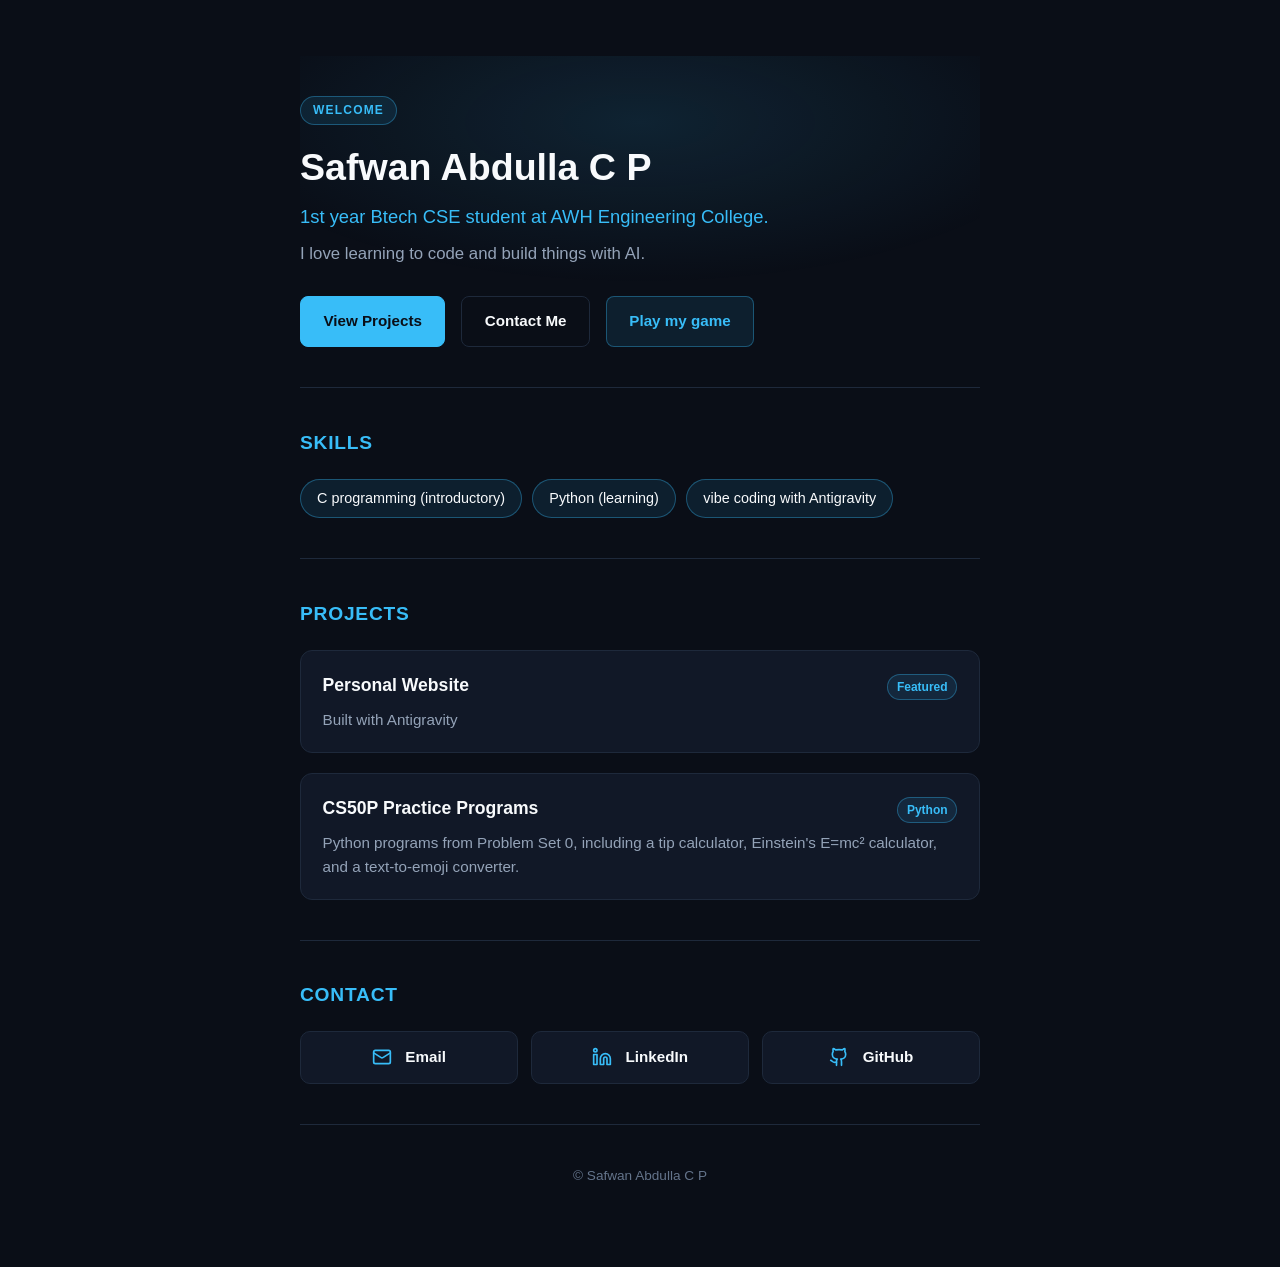
<file: index.html>
<!DOCTYPE html>
<html lang="en">
<head>
  <meta charset="UTF-8">
  <meta name="viewport" content="width=device-width, initial-scale=1.0">
  <title>Safwan Abdulla C P | Personal Website</title>
  <meta name="description" content="Personal website of Safwan Abdulla C P - 1st year Btech CSE student at AWH Engineering College.">
  <link rel="stylesheet" href="style.css">
</head>
<body>
  <div class="page-wrapper">
    <!-- Hero Section -->
    <header class="hero-section fade-in-section">
      <div class="hero-badge">Welcome</div>
      <h1 class="hero-name">Safwan Abdulla C P</h1>
      <p class="hero-tagline">1st year Btech CSE student at AWH Engineering College.</p>
      <p class="hero-bio">I love learning to code and build things with AI.</p>
      <div class="hero-actions">
        <a href="#projects" class="btn btn-primary">View Projects</a>
        <a href="#contact" class="btn btn-secondary">Contact Me</a>
        <a href="game.html" class="btn btn-game">Play my game</a>
      </div>
    </header>

    <main class="content-container">
      <!-- Skills Section -->
      <section class="section fade-in-section" id="skills">
        <h2 class="section-title">Skills</h2>
        <div class="skills-tags">
          <span class="skill-tag">C programming (introductory)</span>
          <span class="skill-tag">Python (learning)</span>
          <span class="skill-tag">vibe coding with Antigravity</span>
        </div>
      </section>

      <!-- Projects Section -->
      <section class="section fade-in-section" id="projects">
        <h2 class="section-title">Projects</h2>
        <div class="projects-grid">
          <article class="project-card">
            <div class="project-header">
              <h3 class="project-title">Personal Website</h3>
              <span class="project-accent">Featured</span>
            </div>
            <p class="project-desc">Built with Antigravity</p>
          </article>

          <article class="project-card">
            <div class="project-header">
              <h3 class="project-title">CS50P Practice Programs</h3>
              <span class="project-accent">Python</span>
            </div>
            <p class="project-desc">Python programs from Problem Set 0, including a tip calculator, Einstein's E=mc² calculator, and a text-to-emoji converter.</p>
          </article>
        </div>
      </section>

      <!-- Contact Section -->
      <section class="section fade-in-section" id="contact">
        <h2 class="section-title">Contact</h2>
        <div class="contact-buttons">
          <a href="mailto:sfwn28@gmail.com" class="btn-contact" aria-label="Send email to sfwn28@gmail.com">
            <svg class="contact-icon" xmlns="http://www.w3.org/2000/svg" width="20" height="20" viewBox="0 0 24 24" fill="none" stroke="currentColor" stroke-width="2" stroke-linecap="round" stroke-linejoin="round" aria-hidden="true">
              <rect width="20" height="16" x="2" y="4" rx="2"/>
              <path d="m22 7-8.97 5.7a1.94 1.94 0 0 1-2.06 0L2 7"/>
            </svg>
            <span>Email</span>
          </a>

          <a href="https://www.linkedin.com/in/safwan-abdulla-c-p-3a9ba5407" target="_blank" rel="noopener noreferrer" class="btn-contact" aria-label="Visit LinkedIn profile of Safwan Abdulla C P">
            <svg class="contact-icon" xmlns="http://www.w3.org/2000/svg" width="20" height="20" viewBox="0 0 24 24" fill="none" stroke="currentColor" stroke-width="2" stroke-linecap="round" stroke-linejoin="round" aria-hidden="true">
              <path d="M16 8a6 6 0 0 1 6 6v7h-4v-7a2 2 0 0 0-2-2 2 2 0 0 0-2 2v7h-4v-7a6 6 0 0 1 6-6z"/>
              <rect width="4" height="12" x="2" y="9"/>
              <circle cx="4" cy="4" r="2"/>
            </svg>
            <span>LinkedIn</span>
          </a>

          <a href="https://github.com/safwan-codess" target="_blank" rel="noopener noreferrer" class="btn-contact" aria-label="Visit GitHub profile of safwan-codess">
            <svg class="contact-icon" xmlns="http://www.w3.org/2000/svg" width="20" height="20" viewBox="0 0 24 24" fill="none" stroke="currentColor" stroke-width="2" stroke-linecap="round" stroke-linejoin="round" aria-hidden="true">
              <path d="M15 22v-4a4.8 4.8 0 0 0-1-3.5c3 0 6-2 6-5.5.08-1.25-.27-2.48-1-3.5.28-1.15.28-2.35 0-3.5 0 0-1 0-3 1.5-2.64-.5-5.36-.5-8 0C6 2 5 2 5 2c-.3 1.15-.3 2.35 0 3.5A5.403 5.403 0 0 0 4 9c0 3.5 3 5.5 6 5.5-.39.49-.68 1.05-.85 1.65-.17.6-.22 1.23-.15 1.85v4"/>
              <path d="M9 18c-4.51 2-5-2-7-2"/>
            </svg>
            <span>GitHub</span>
          </a>
        </div>
      </section>
    </main>

    <footer class="footer">
      <p>&copy; Safwan Abdulla C P</p>
    </footer>
  </div>

  <script src="script.js"></script>
</body>
</html>
</file>
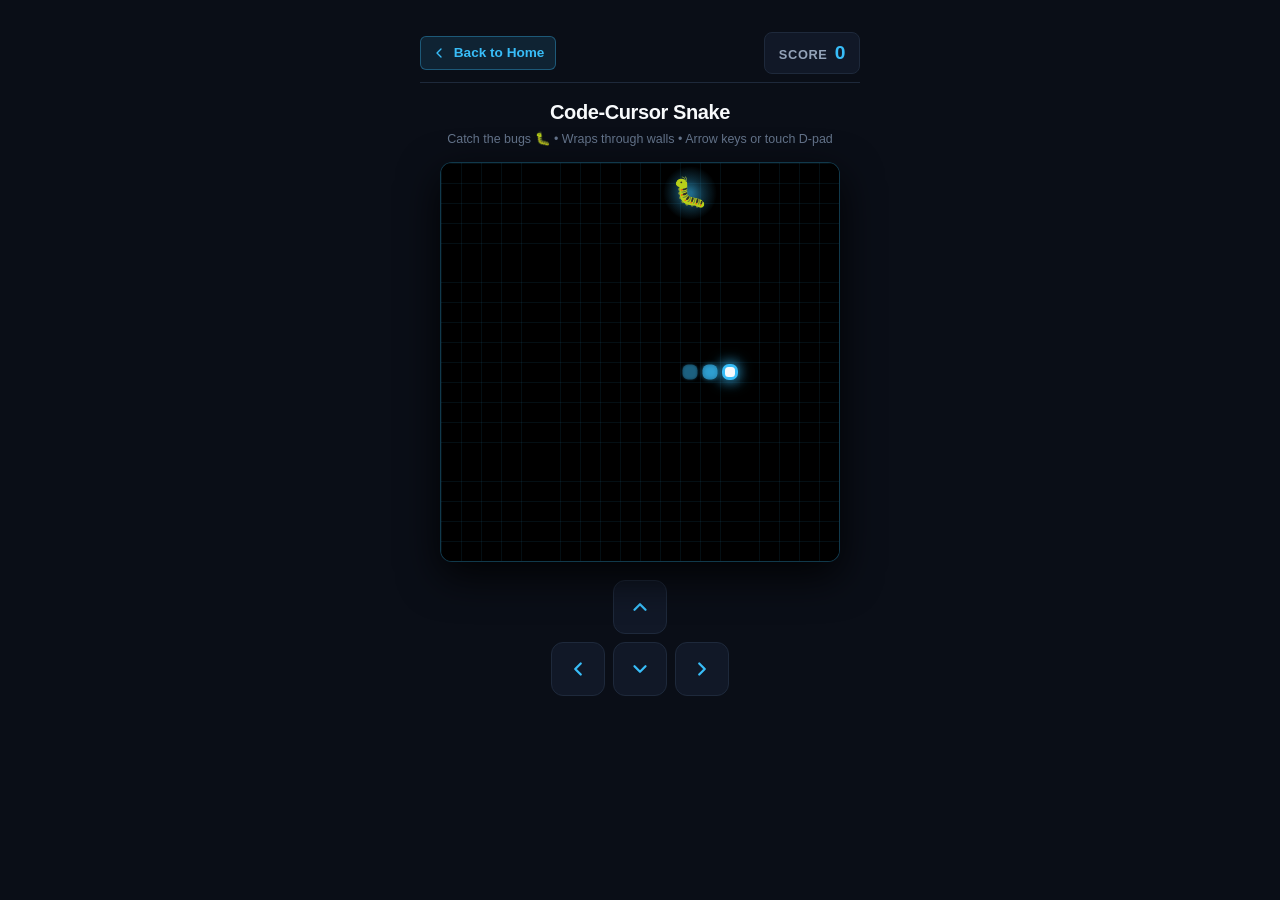
<file: game.html>
<!DOCTYPE html>
<html lang="en">
<head>
  <meta charset="UTF-8">
  <meta name="viewport" content="width=device-width, initial-scale=1.0, maximum-scale=1.0, user-scalable=no">
  <title>Snake // Code-Cursor Edition | Safwan Abdulla C P</title>
  <meta name="description" content="A glowing code-cursor snake game built with plain HTML, CSS, and JavaScript.">
  <link rel="stylesheet" href="game.css?v=2">
</head>
<body>
  <div class="game-container">
    <!-- Top Navigation / Header -->
    <header class="game-header">
      <a href="index.html" class="back-link">
        <svg xmlns="http://www.w3.org/2000/svg" width="16" height="16" viewBox="0 0 24 24" fill="none" stroke="currentColor" stroke-width="2" stroke-linecap="round" stroke-linejoin="round" aria-hidden="true">
          <path d="m15 18-6-6 6-6"/>
        </svg>
        <span>Back to Home</span>
      </a>
      <div class="score-board">
        <span class="score-label">Score</span>
        <span id="score" class="score-value">0</span>
      </div>
    </header>

    <!-- Game Title & Subtle Hint -->
    <div class="game-info">
      <h1 class="game-title">Code-Cursor Snake</h1>
      <p class="game-instructions">Catch the bugs 🐛 • Wraps through walls • Arrow keys or touch D-pad</p>
    </div>

    <!-- Canvas Play Area Wrapper -->
    <div class="canvas-wrapper" id="canvas-wrapper">
      <canvas id="game-canvas" width="400" height="400" aria-label="Snake game board"></canvas>

      <!-- Game Over / Victory Modal Overlay -->
      <div class="game-overlay" id="game-overlay" aria-hidden="true">
        <div class="modal-card">
          <div class="modal-icon" id="modal-icon">💀</div>
          <h2 class="modal-title" id="modal-title">Game Over</h2>
          <p class="modal-message" id="modal-message">You hit yourself!</p>
          <div class="modal-final-score">
            <span>Final Score:</span>
            <strong id="final-score">0</strong>
          </div>
          <button id="restart-btn" class="btn btn-primary">Play Again</button>
        </div>
      </div>
    </div>

    <!-- On-screen Arrow Controls for Mobile/Touch -->
    <div class="dpad-controls" aria-label="Game controls">
      <div class="dpad-row">
        <button type="button" class="dpad-btn" id="btn-up" aria-label="Move Up">
          <svg xmlns="http://www.w3.org/2000/svg" width="22" height="22" viewBox="0 0 24 24" fill="none" stroke="currentColor" stroke-width="2.5" stroke-linecap="round" stroke-linejoin="round">
            <path d="m18 15-6-6-6 6"/>
          </svg>
        </button>
      </div>
      <div class="dpad-row dpad-middle">
        <button type="button" class="dpad-btn" id="btn-left" aria-label="Move Left">
          <svg xmlns="http://www.w3.org/2000/svg" width="22" height="22" viewBox="0 0 24 24" fill="none" stroke="currentColor" stroke-width="2.5" stroke-linecap="round" stroke-linejoin="round">
            <path d="m15 18-6-6 6-6"/>
          </svg>
        </button>
        <button type="button" class="dpad-btn" id="btn-down" aria-label="Move Down">
          <svg xmlns="http://www.w3.org/2000/svg" width="22" height="22" viewBox="0 0 24 24" fill="none" stroke="currentColor" stroke-width="2.5" stroke-linecap="round" stroke-linejoin="round">
            <path d="m6 9 6 6 6-6"/>
          </svg>
        </button>
        <button type="button" class="dpad-btn" id="btn-right" aria-label="Move Right">
          <svg xmlns="http://www.w3.org/2000/svg" width="22" height="22" viewBox="0 0 24 24" fill="none" stroke="currentColor" stroke-width="2.5" stroke-linecap="round" stroke-linejoin="round">
            <path d="m9 18 6-6-6-6"/>
          </svg>
        </button>
      </div>
    </div>
  </div>

  <script src="game.js?v=2"></script>
</body>
</html>
</file>
<file: style.css>
/* Modern Dark Theme with Electric Blue Accent - Mobile First */

*,
*::before,
*::after {
  box-sizing: border-box;
  margin: 0;
  padding: 0;
}

:root {
  /* Dark Theme Palette */
  --bg-main: #0a0e17;
  --bg-card: #111827;
  --bg-card-hover: #162032;
  --border-color: #1e293b;
  --border-focus: #38bdf8;
  
  /* Electric Blue Accent */
  --accent: #38bdf8;
  --accent-hover: #0ea5e9;
  --accent-tint: rgba(56, 189, 248, 0.1);
  --accent-border: rgba(56, 189, 248, 0.35);
  --accent-glow: 0 0 25px rgba(56, 189, 248, 0.18);

  /* Typography Colors */
  --text-primary: #f8fafc;
  --text-secondary: #94a3b8;
  --text-muted: #64748b;

  --font-family: -apple-system, BlinkMacSystemFont, "Segoe UI", Roboto, "Helvetica Neue", Arial, sans-serif;
  --transition-smooth: 0.25s cubic-bezier(0.16, 1, 0.3, 1);
}

html {
  scroll-behavior: smooth;
  background-color: var(--bg-main);
}

body {
  background-color: var(--bg-main);
  color: var(--text-primary);
  font-family: var(--font-family);
  line-height: 1.6;
  padding: 1.5rem 1rem;
  min-height: 100vh;
  -webkit-font-smoothing: antialiased;
}

.page-wrapper {
  width: 100%;
  max-width: 680px;
  margin: 0 auto;
}

/* Hero Section */
.hero-section {
  position: relative;
  padding: 2.5rem 0 2.5rem;
  border-bottom: 1px solid var(--border-color);
  background: radial-gradient(ellipse 85% 65% at 50% 20%, rgba(56, 189, 248, 0.12) 0%, rgba(10, 14, 23, 0) 75%);
}

.hero-badge {
  display: inline-block;
  font-size: 0.75rem;
  font-weight: 600;
  text-transform: uppercase;
  letter-spacing: 0.1em;
  color: var(--accent);
  background-color: var(--accent-tint);
  border: 1px solid var(--accent-border);
  padding: 0.25rem 0.75rem;
  border-radius: 9999px;
  margin-bottom: 1.25rem;
}

.hero-name {
  font-size: 1.85rem;
  font-weight: 600;
  line-height: 1.2;
  letter-spacing: normal;
  color: var(--text-primary);
  margin-bottom: 0.75rem;
}

.hero-tagline {
  font-size: 1.05rem;
  font-weight: 500;
  color: var(--accent);
  margin-bottom: 0.6rem;
}

.hero-bio {
  font-size: 0.95rem;
  color: var(--text-secondary);
  margin-bottom: 1.75rem;
  max-width: 540px;
}

.hero-actions {
  display: flex;
  flex-direction: column;
  gap: 0.75rem;
}

/* Buttons */
.btn {
  display: inline-flex;
  align-items: center;
  justify-content: center;
  padding: 0.75rem 1.4rem;
  font-size: 0.95rem;
  font-weight: 600;
  border-radius: 8px;
  text-decoration: none;
  cursor: pointer;
  transition: transform var(--transition-smooth), background-color var(--transition-smooth), border-color var(--transition-smooth), box-shadow var(--transition-smooth);
}

.btn-primary {
  background-color: var(--accent);
  color: #0a0e17;
  border: 1px solid var(--accent);
}

.btn-primary:hover,
.btn-primary:focus {
  background-color: var(--accent-hover);
  border-color: var(--accent-hover);
  box-shadow: var(--accent-glow);
  transform: translateY(-2px);
}

.btn-secondary {
  background-color: transparent;
  color: var(--text-primary);
  border: 1px solid var(--border-color);
}

.btn-secondary:hover,
.btn-secondary:focus {
  border-color: var(--accent);
  color: var(--accent);
  background-color: var(--accent-tint);
  transform: translateY(-2px);
}

.btn-game {
  background-color: var(--accent-tint);
  color: var(--accent);
  border: 1px solid var(--accent-border);
}

.btn-game:hover,
.btn-game:focus {
  background-color: var(--accent);
  color: #0a0e17;
  border-color: var(--accent);
  box-shadow: var(--accent-glow);
  transform: translateY(-2px);
}

/* Section Common */
.section {
  padding: 2.5rem 0;
  border-bottom: 1px solid var(--border-color);
}

.section-title {
  font-size: 1.2rem;
  font-weight: 700;
  letter-spacing: 0.04em;
  text-transform: uppercase;
  color: var(--accent);
  margin-bottom: 1.25rem;
}

/* Skills - Rounded Colored Tags */
.skills-tags {
  display: flex;
  flex-wrap: wrap;
  gap: 0.65rem;
}

.skill-tag {
  display: inline-flex;
  align-items: center;
  font-size: 0.9rem;
  font-weight: 500;
  color: var(--text-primary);
  background-color: var(--accent-tint);
  border: 1px solid var(--accent-border);
  padding: 0.45rem 1rem;
  border-radius: 9999px;
  transition: border-color var(--transition-smooth), background-color var(--transition-smooth);
}

.skill-tag:hover {
  border-color: var(--accent);
  background-color: rgba(56, 189, 248, 0.18);
}

/* Projects Cards & Subtle Hover */
.projects-grid {
  display: flex;
  flex-direction: column;
  gap: 1.25rem;
}

.project-card {
  background-color: var(--bg-card);
  border: 1px solid var(--border-color);
  border-radius: 12px;
  padding: 1.25rem 1.35rem;
  transition: transform var(--transition-smooth), border-color var(--transition-smooth), box-shadow var(--transition-smooth);
}

.project-card:hover {
  transform: translateY(-4px);
  border-color: var(--accent-border);
  box-shadow: 0 10px 25px -5px rgba(0, 0, 0, 0.4), var(--accent-glow);
  background-color: var(--bg-card-hover);
}

.project-header {
  display: flex;
  align-items: baseline;
  justify-content: space-between;
  gap: 0.75rem;
  margin-bottom: 0.5rem;
}

.project-title {
  font-size: 1.1rem;
  font-weight: 700;
  color: var(--text-primary);
}

.project-accent {
  font-size: 0.75rem;
  font-weight: 600;
  color: var(--accent);
  background-color: var(--accent-tint);
  border: 1px solid var(--accent-border);
  padding: 0.15rem 0.55rem;
  border-radius: 9999px;
  white-space: nowrap;
}

.project-desc {
  font-size: 0.95rem;
  color: var(--text-secondary);
  line-height: 1.55;
}

/* Contact Clickable Buttons with Icons */
.contact-buttons {
  display: flex;
  flex-direction: column;
  gap: 0.85rem;
}

.btn-contact {
  display: flex;
  align-items: center;
  gap: 0.85rem;
  background-color: var(--bg-card);
  border: 1px solid var(--border-color);
  color: var(--text-primary);
  padding: 0.85rem 1.25rem;
  border-radius: 10px;
  text-decoration: none;
  font-size: 0.95rem;
  font-weight: 600;
  transition: transform var(--transition-smooth), border-color var(--transition-smooth), background-color var(--transition-smooth), box-shadow var(--transition-smooth);
}

.contact-icon {
  color: var(--accent);
  flex-shrink: 0;
}

.btn-contact:hover,
.btn-contact:focus {
  background-color: var(--bg-card-hover);
  border-color: var(--accent);
  color: var(--accent);
  transform: translateY(-2px);
  box-shadow: var(--accent-glow);
}

/* Footer */
.footer {
  padding: 2.5rem 0 1.5rem;
  text-align: center;
  font-size: 0.85rem;
  color: var(--text-muted);
}

/* Gentle Scroll Fade-in Animation */
.fade-in-section {
  opacity: 0;
  transform: translateY(20px);
  transition: opacity 0.6s cubic-bezier(0.16, 1, 0.3, 1), transform 0.6s cubic-bezier(0.16, 1, 0.3, 1);
  will-change: opacity, transform;
}

.fade-in-section.is-visible {
  opacity: 1;
  transform: translateY(0);
}

/* Accessibility: Respect Reduced Motion */
@media (prefers-reduced-motion: reduce) {
  html {
    scroll-behavior: auto;
  }
  .fade-in-section {
    opacity: 1 !important;
    transform: none !important;
    transition: none !important;
  }
  .btn,
  .project-card,
  .btn-contact,
  .skill-tag {
    transition: none !important;
    transform: none !important;
  }
}

/* Desktop enhancement (Mobile First base) */
@media (min-width: 640px) {
  body {
    padding: 3.5rem 2rem;
  }

  .hero-name {
    font-size: 2.35rem;
  }

  .hero-tagline {
    font-size: 1.15rem;
  }

  .hero-bio {
    font-size: 1.05rem;
  }

  .hero-actions {
    flex-direction: row;
    gap: 1rem;
  }

  .contact-buttons {
    flex-direction: row;
    flex-wrap: wrap;
  }

  .btn-contact {
    flex: 1 1 calc(33.333% - 0.85rem);
    justify-content: center;
  }
}
</file>
<file: game.css>
/* Code-Cursor Snake Game Styles */

*,
*::before,
*::after {
  box-sizing: border-box;
  margin: 0;
  padding: 0;
}

:root {
  --bg-main: #0a0e17;
  --bg-card: #111827;
  --bg-card-hover: #162032;
  --border-color: #1e293b;
  
  --accent: #38bdf8;
  --accent-hover: #0ea5e9;
  --accent-tint: rgba(56, 189, 248, 0.12);
  --accent-border: rgba(56, 189, 248, 0.35);
  --accent-glow: 0 0 25px rgba(56, 189, 248, 0.25);

  --text-primary: #f8fafc;
  --text-secondary: #94a3b8;
  --text-muted: #64748b;

  --font-family: -apple-system, BlinkMacSystemFont, "Segoe UI", Roboto, "Helvetica Neue", Arial, sans-serif;
}

html, body {
  background-color: var(--bg-main);
  color: var(--text-primary);
  font-family: var(--font-family);
  line-height: 1.5;
  min-height: 100vh;
  touch-action: manipulation;
  -webkit-font-smoothing: antialiased;
}

body {
  display: flex;
  justify-content: center;
  align-items: flex-start;
  padding: 1rem 0.75rem 2rem;
}

.game-container {
  width: 100%;
  max-width: 440px;
  display: flex;
  flex-direction: column;
  align-items: center;
  gap: 0.85rem;
}

/* Header & Score */
.game-header {
  width: 100%;
  display: flex;
  justify-content: space-between;
  align-items: center;
  padding-bottom: 0.5rem;
  border-bottom: 1px solid var(--border-color);
}

.back-link {
  display: inline-flex;
  align-items: center;
  gap: 0.4rem;
  color: var(--accent);
  text-decoration: none;
  font-size: 0.85rem;
  font-weight: 600;
  padding: 0.35rem 0.65rem;
  background-color: var(--accent-tint);
  border: 1px solid var(--accent-border);
  border-radius: 6px;
  transition: background-color 0.2s, color 0.2s;
}

.back-link:hover,
.back-link:focus {
  background-color: var(--accent);
  color: #0a0e17;
}

.score-board {
  display: flex;
  align-items: baseline;
  gap: 0.45rem;
  background-color: var(--bg-card);
  border: 1px solid var(--border-color);
  padding: 0.35rem 0.85rem;
  border-radius: 8px;
}

.score-label {
  font-size: 0.8rem;
  font-weight: 600;
  text-transform: uppercase;
  letter-spacing: 0.05em;
  color: var(--text-secondary);
}

.score-value {
  font-size: 1.2rem;
  font-weight: 800;
  color: var(--accent);
  font-variant-numeric: tabular-nums;
}

/* Game Title & Instruction */
.game-info {
  text-align: center;
}

.game-title {
  font-size: 1.25rem;
  font-weight: 700;
  letter-spacing: -0.02em;
  color: var(--text-primary);
}

.game-instructions {
  font-size: 0.78rem;
  color: var(--text-muted);
  margin-top: 0.2rem;
}

/* Canvas Area */
.canvas-wrapper {
  position: relative;
  width: 100%;
  max-width: 380px;
  aspect-ratio: 1 / 1;
  border-radius: 12px;
  overflow: hidden;
  border: 1.5px solid rgba(56, 189, 248, 0.3);
  background-color: #000000;
  box-shadow: 0 14px 40px rgba(0, 0, 0, 0.85), inset 0 0 35px rgba(0, 0, 0, 0.95);
}

#game-canvas {
  width: 100%;
  height: 100%;
  display: block;
  image-rendering: pixelated;
}

/* Screen Shake Animation */
@keyframes screen-shake {
  0%, 100% { transform: translate(0, 0); }
  15% { transform: translate(-6px, 4px) rotate(-0.5deg); }
  30% { transform: translate(6px, -4px) rotate(0.5deg); }
  45% { transform: translate(-5px, -2px); }
  60% { transform: translate(5px, 3px); }
  75% { transform: translate(-3px, -2px); }
  90% { transform: translate(2px, 1px); }
}

.canvas-wrapper.shake {
  animation: screen-shake 0.35s ease-in-out;
}

/* Modal Overlay */
.game-overlay {
  position: absolute;
  inset: 0;
  background-color: rgba(10, 14, 23, 0.88);
  backdrop-filter: blur(4px);
  -webkit-backdrop-filter: blur(4px);
  display: none;
  justify-content: center;
  align-items: center;
  padding: 1.5rem;
  z-index: 10;
}

.game-overlay.is-active {
  display: flex;
}

.modal-card {
  background-color: var(--bg-card);
  border: 1px solid var(--border-color);
  border-radius: 12px;
  padding: 1.5rem;
  text-align: center;
  width: 100%;
  max-width: 280px;
  box-shadow: 0 12px 35px rgba(0, 0, 0, 0.7), var(--accent-glow);
}

.modal-icon {
  font-size: 2.2rem;
  margin-bottom: 0.4rem;
}

.modal-title {
  font-size: 1.35rem;
  font-weight: 700;
  color: var(--text-primary);
  margin-bottom: 0.25rem;
}

.modal-message {
  font-size: 0.88rem;
  color: var(--text-secondary);
  margin-bottom: 1rem;
}

.modal-final-score {
  font-size: 0.95rem;
  color: var(--text-secondary);
  margin-bottom: 1.25rem;
}

.modal-final-score strong {
  font-size: 1.25rem;
  color: var(--accent);
  margin-left: 0.3rem;
}

/* Buttons */
.btn {
  display: inline-flex;
  align-items: center;
  justify-content: center;
  padding: 0.7rem 1.4rem;
  font-size: 0.95rem;
  font-weight: 600;
  border-radius: 8px;
  text-decoration: none;
  cursor: pointer;
  border: none;
  transition: transform 0.2s, background-color 0.2s, box-shadow 0.2s;
  width: 100%;
}

.btn-primary {
  background-color: var(--accent);
  color: #0a0e17;
}

.btn-primary:hover,
.btn-primary:focus {
  background-color: var(--accent-hover);
  box-shadow: var(--accent-glow);
  transform: translateY(-2px);
}

/* On-screen D-Pad Controls for Touch / Phones */
.dpad-controls {
  display: flex;
  flex-direction: column;
  align-items: center;
  gap: 0.5rem;
  margin-top: 0.3rem;
  user-select: none;
  -webkit-user-select: none;
  touch-action: manipulation;
}

.dpad-row {
  display: flex;
  gap: 0.5rem;
}

.dpad-btn {
  width: 54px;
  height: 54px;
  display: flex;
  align-items: center;
  justify-content: center;
  background-color: var(--bg-card);
  border: 1px solid var(--border-color);
  border-radius: 12px;
  color: var(--accent);
  cursor: pointer;
  outline: none;
  touch-action: manipulation;
  transition: transform 0.12s, background-color 0.12s, border-color 0.12s, box-shadow 0.12s;
}

.dpad-btn:active,
.dpad-btn.is-pressed {
  background-color: var(--accent-tint);
  border-color: var(--accent);
  box-shadow: var(--accent-glow);
  transform: scale(0.92);
}

/* Larger screens layout refinement */
@media (min-width: 640px) {
  body {
    padding-top: 2rem;
  }
  
  .game-container {
    max-width: 440px;
  }

  .canvas-wrapper {
    max-width: 400px;
  }
}
</file>
